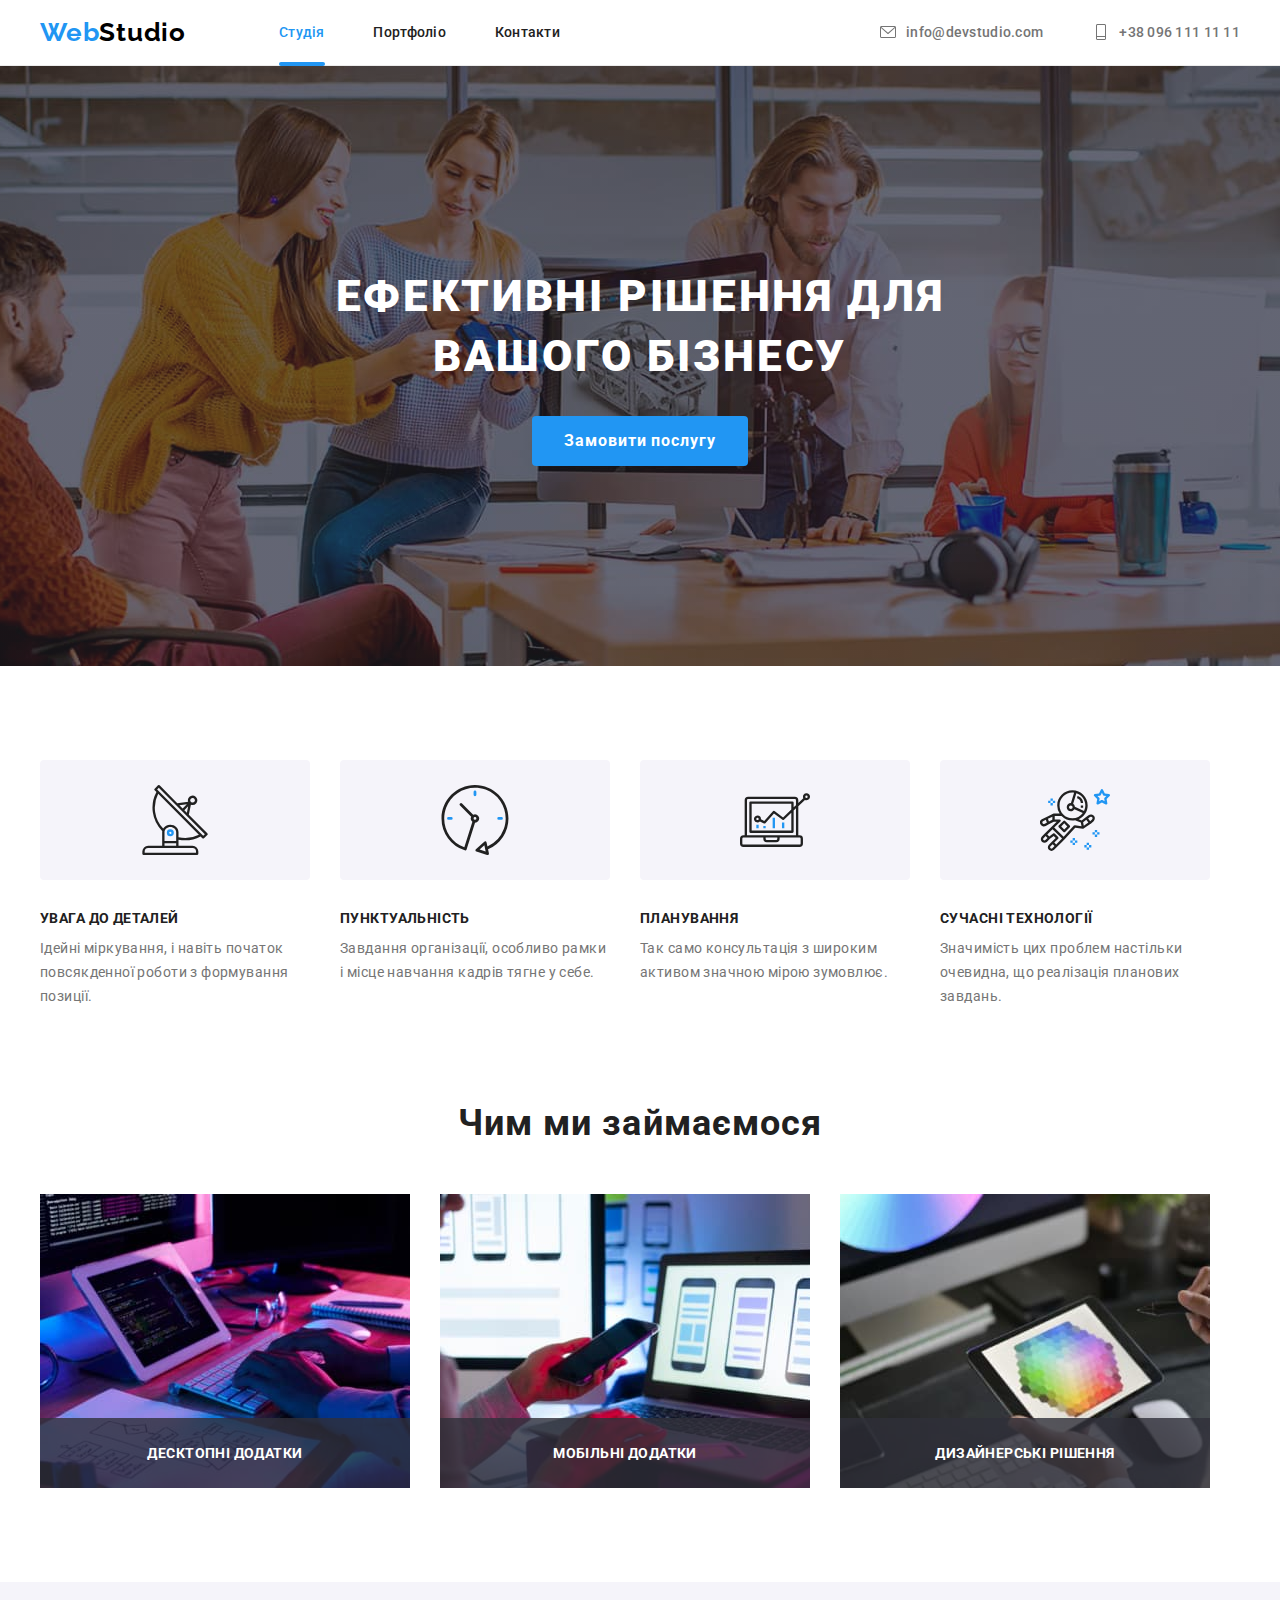
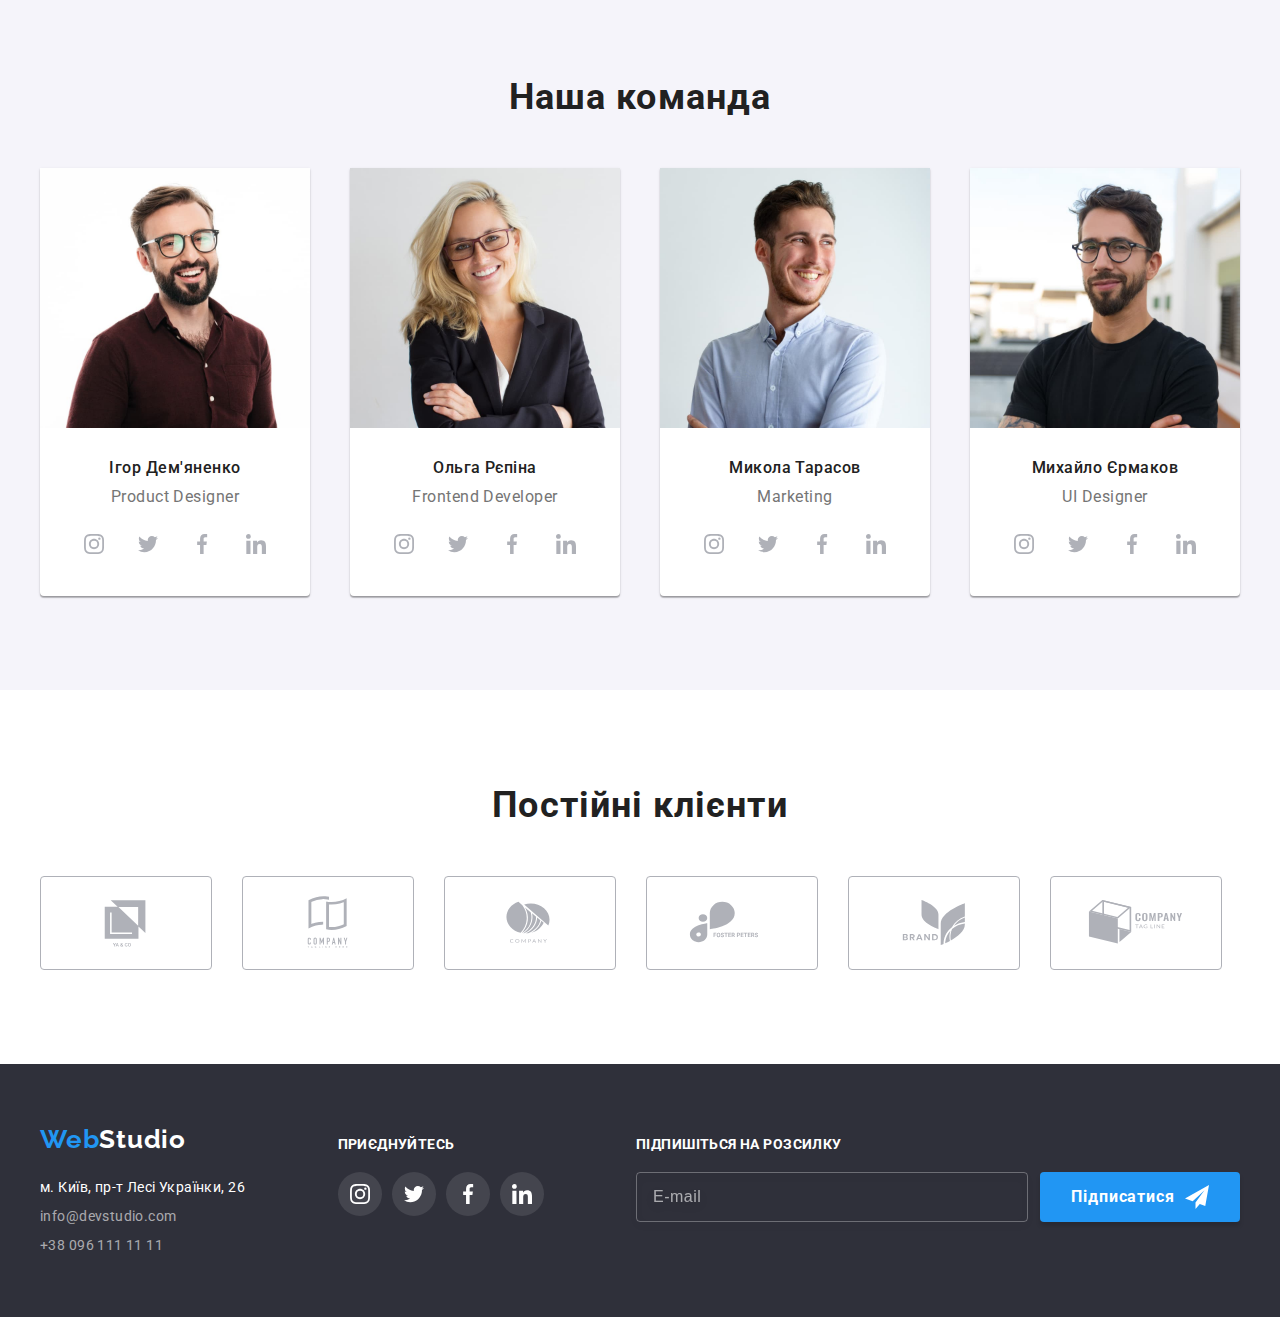
<file: index.html>
<!DOCTYPE html>
<html lang="en">
  <head>
    <meta charset="UTF-8" />
    <meta http-equiv="X-UA-Compatible" content="IE=edge" />
    <meta name="viewport" content="width=device-width, initial-scale=1.0" />
    <title>Студія</title>
    <link
      href="https://fonts.googleapis.com/css2?family=Raleway:wght@700&family=Roboto:wght@400;500;700;900&display=swap"
      rel="stylesheet"
    />
    <link
      rel="stylesheet"
      href="https://cdnjs.cloudflare.com/ajax/libs/modern-normalize/1.1.0/modern-normalize.min.css"
      integrity="sha512-wpPYUAdjBVSE4KJnH1VR1HeZfpl1ub8YT/NKx4PuQ5NmX2tKuGu6U/JRp5y+Y8XG2tV+wKQpNHVUX03MfMFn9Q=="
      crossorigin="anonymous"
      referrerpolicy="no-referrer"
    />
    <link rel="stylesheet" href="./css/styles.css" />
  </head>

  <body>
    <header>
      <div class="header container">
        <nav class="nav-menu">
          <a lang="en" href="./index.html" class="logo link"
            >Web<span class="logo-part">Studio</span></a
          >
          <ul class="nav-list list">
            <li class="nav-list-item">
              <a href="./index.html" class="nav-link current">Студія</a>
            </li>
            <li class="nav-list-item">
              <a href="./portfolio.html" class="nav-link">Портфоліо</a>
            </li>
            <li class="nav-list-item">
              <a href="#contacts" class="nav-link">Контакти</a>
            </li>
          </ul>
        </nav>
        <ul class="header-contacts-list list">
          <li class="header-contacts-item">
            <a href="mailto:info@devstudio.com" class="header-contacts link">
              <svg class="header-icon" width="16" height="16">
                <use href="./images/icons.svg#icon-envelope"></use>
              </svg>
              <span lang="en">info@devstudio.com</span></a
            >
          </li>
          <li class="header-contacts-item">
            <a href="tel:+380961111111" class="header-contacts link">
              <svg class="header-icon" width="16" height="16">
                <use href="./images/icons.svg#icon-phone"></use>
              </svg>
              +38 096 111 11 11</a
            >
          </li>
        </ul>
      </div>
    </header>

    <main>
      <section class="hero-section section">
        <div class="hero container">
          <h1 class="hero-title">Ефективні рішення для вашого бізнесу</h1>
          <button type="button" class="hero-button" data-modal-open>
            Замовити послугу
          </button>
        </div>
      </section>
      <section class="features-section section">
        <h2 class="features-title" lang="en">Features</h2>
        <div class="features container">
          <ul class="features-list list">
            <li class="features-item">
              <div class="features-item-icon">
                <svg width="70" height="70">
                  <use href="./images/icons.svg#icon-antenna"></use>
                </svg>
              </div>
              <h3 class="features-header">Увага до деталей</h3>
              <p class="features-paragraph">
                Ідейні міркування, і навіть початок повсякденної роботи з
                формування позиції.
              </p>
            </li>
            <li class="features-item">
              <div class="features-item-icon">
                <svg width="70" height="70">
                  <use href="./images/icons.svg#icon-clock"></use>
                </svg>
              </div>
              <h3 class="features-header">Пунктуальність</h3>
              <p class="features-paragraph">
                Завдання організації, особливо рамки і місце навчання кадрів
                тягне у себе.
              </p>
            </li>
            <li class="features-item">
              <div class="features-item-icon">
                <svg width="70" height="70">
                  <use href="./images/icons.svg#icon-diagram"></use>
                </svg>
              </div>
              <h3 class="features-header">Планування</h3>
              <p class="features-paragraph">
                Так само консультація з широким активом значною мірою зумовлює.
              </p>
            </li>
            <li class="features-item">
              <div class="features-item-icon">
                <svg width="70" height="70">
                  <use href="./images/icons.svg#icon-astronaut"></use>
                </svg>
              </div>
              <h3 class="features-header">Сучасні технології</h3>
              <p class="features-paragraph">
                Значимість цих проблем настільки очевидна, що реалізація
                планових завдань.
              </p>
            </li>
          </ul>
        </div>
      </section>
      <section class="what-we-do-section section">
        <div class="what-we-do container">
          <h2 class="what-we-do-section-title">Чим ми займаємося</h2>
          <ul class="what-we-do-list list">
            <li class="what-we-do-item">
              <img
                src="./images/development.jpg"
                alt="Розробка"
                width="370"
                height="294"
              />
              <p class="what-we-do-title">Десктопні додатки</p>
            </li>
            <li class="what-we-do-item">
              <img
                src="./images/mobile-apps.jpg"
                alt="Мобільні додатки"
                width="370"
                height="294"
              />
              <p class="what-we-do-title">Мобільні додатки</p>
            </li>
            <li class="what-we-do-item">
              <img
                src="./images/design.jpg"
                alt="Дизайн"
                width="370"
                height="294"
              />
              <p class="what-we-do-title">Дизайнерські рішення</p>
            </li>
          </ul>
        </div>
      </section>
      <section class="team-section section">
        <div class="team container">
          <h2 class="team-section-title">Наша команда</h2>
          <ul class="team-list list">
            <li class="team-list-card">
              <img
                src="./images/portrait-igor-demjanenko.jpg"
                alt="Ігор Дем'яненко"
                width="270"
                height="260"
              />
              <div class="team-card-caption">
                <h3 class="team-section-header">Ігор Дем'яненко</h3>
                <p class="team-position" lang="en">Product Designer</p>
                <ul class="team-social-networks list">
                  <li class="team-networks-item">
                    <a
                      href=""
                      class="team-networks-links link"
                      aria-label="Instagram"
                    >
                      <svg class="team-networks-icon" width="20" height="20">
                        <use href="./images/icons.svg#icon-instagram"></use>
                      </svg>
                    </a>
                  </li>
                  <li class="team-networks-item">
                    <a
                      href=""
                      class="team-networks-links link"
                      aria-label="Twitter"
                    >
                      <svg class="team-networks-icon" width="20" height="20">
                        <use href="./images/icons.svg#icon-twitter"></use>
                      </svg>
                    </a>
                  </li>
                  <li class="team-networks-item">
                    <a
                      href=""
                      class="team-networks-links link"
                      aria-label="Facebook"
                    >
                      <svg class="team-networks-icon" width="20" height="20">
                        <use href="./images/icons.svg#icon-facebook"></use>
                      </svg>
                    </a>
                  </li>
                  <li class="team-networks-item">
                    <a
                      href=""
                      class="team-networks-links link"
                      aria-label="Linkedin"
                    >
                      <svg class="team-networks-icon" width="20" height="20">
                        <use href="./images/icons.svg#icon-linkedin"></use>
                      </svg>
                    </a>
                  </li>
                </ul>
              </div>
            </li>
            <li class="team-list-card">
              <img
                src="./images/portrait-olga-repina.jpg"
                alt="Ольга Рєпіна"
                width="270"
                height="260"
              />
              <div class="team-card-caption">
                <h3 class="team-section-header">Ольга Рєпіна</h3>
                <p class="team-position" lang="en">Frontend Developer</p>
                <ul class="team-social-networks list">
                  <li class="team-networks-item">
                    <a
                      href=""
                      class="team-networks-links link"
                      aria-label="Instagram"
                    >
                      <svg class="team-networks-icon" width="20" height="20">
                        <use href="./images/icons.svg#icon-instagram"></use>
                      </svg>
                    </a>
                  </li>
                  <li class="team-networks-item">
                    <a
                      href=""
                      class="team-networks-links link"
                      aria-label="Twitter"
                    >
                      <svg class="team-networks-icon" width="20" height="20">
                        <use href="./images/icons.svg#icon-twitter"></use>
                      </svg>
                    </a>
                  </li>
                  <li class="team-networks-item">
                    <a
                      href=""
                      class="team-networks-links link"
                      aria-label="Facebook"
                    >
                      <svg class="team-networks-icon" width="20" height="20">
                        <use href="./images/icons.svg#icon-facebook"></use>
                      </svg>
                    </a>
                  </li>
                  <li class="team-networks-item">
                    <a
                      href=""
                      class="team-networks-links link"
                      aria-label="Linkedin"
                    >
                      <svg class="team-networks-icon" width="20" height="20">
                        <use href="./images/icons.svg#icon-linkedin"></use>
                      </svg>
                    </a>
                  </li>
                </ul>
              </div>
            </li>
            <li class="team-list-card">
              <img
                src="./images/portrait-mykola-tarasov.jpg"
                alt="Микола Тарасов"
                width="270"
                height="260"
              />
              <div class="team-card-caption">
                <h3 class="team-section-header">Микола Тарасов</h3>
                <p class="team-position" lang="en">Marketing</p>
                <ul class="team-social-networks list">
                  <li class="team-networks-item">
                    <a
                      href=""
                      class="team-networks-links link"
                      aria-label="Instagram"
                    >
                      <svg class="team-networks-icon" width="20" height="20">
                        <use href="./images/icons.svg#icon-instagram"></use>
                      </svg>
                    </a>
                  </li>
                  <li class="team-networks-item">
                    <a
                      href=""
                      class="team-networks-links link"
                      aria-label="Twitter"
                    >
                      <svg class="team-networks-icon" width="20" height="20">
                        <use href="./images/icons.svg#icon-twitter"></use>
                      </svg>
                    </a>
                  </li>
                  <li class="team-networks-item">
                    <a
                      href=""
                      class="team-networks-links link"
                      aria-label="Facebook"
                    >
                      <svg class="team-networks-icon" width="20" height="20">
                        <use href="./images/icons.svg#icon-facebook"></use>
                      </svg>
                    </a>
                  </li>
                  <li class="team-networks-item">
                    <a
                      href=""
                      class="team-networks-links link"
                      aria-label="Linkedin"
                    >
                      <svg class="team-networks-icon" width="20" height="20">
                        <use href="./images/icons.svg#icon-linkedin"></use>
                      </svg>
                    </a>
                  </li>
                </ul>
              </div>
            </li>
            <li class="team-list-card">
              <img
                src="./images/portrait-mykhailo-yermakov.jpg"
                alt="Михайло Єрмаков"
                width="270"
                height="260"
              />
              <div class="team-card-caption">
                <h3 class="team-section-header">Михайло Єрмаков</h3>
                <p class="team-position" lang="en">UI Designer</p>
                <ul class="team-social-networks list">
                  <li class="team-networks-item">
                    <a
                      href=""
                      class="team-networks-links link"
                      aria-label="Instagram"
                    >
                      <svg class="team-networks-icon" width="20" height="20">
                        <use href="./images/icons.svg#icon-instagram"></use>
                      </svg>
                    </a>
                  </li>
                  <li class="team-networks-item">
                    <a
                      href=""
                      class="team-networks-links link"
                      aria-label="Twitter"
                    >
                      <svg class="team-networks-icon" width="20" height="20">
                        <use href="./images/icons.svg#icon-twitter"></use>
                      </svg>
                    </a>
                  </li>
                  <li class="team-networks-item">
                    <a
                      href=""
                      class="team-networks-links link"
                      aria-label="Facebook"
                    >
                      <svg class="team-networks-icon" width="20" height="20">
                        <use href="./images/icons.svg#icon-facebook"></use>
                      </svg>
                    </a>
                  </li>
                  <li class="team-networks-item">
                    <a
                      href=""
                      class="team-networks-links link"
                      aria-label="Linkedin"
                    >
                      <svg class="team-networks-icon" width="20" height="20">
                        <use href="./images/icons.svg#icon-linkedin"></use>
                      </svg>
                    </a>
                  </li>
                </ul>
              </div>
            </li>
          </ul>
        </div>
      </section>
      <section class="our-clients-section section">
        <div class="our-clients container">
          <h2 class="our-clients-title">Постійні клієнти</h2>
          <ul class="our-clients-list list">
            <li class="our-clients-item">
              <a href="" class="our-clients-link link">
                <svg class="our-clients-icon">
                  <use href="./images/icons.svg#first-client-logo"></use>
                </svg>
              </a>
            </li>
            <li class="our-clients-item">
              <a href="" class="our-clients-link link">
                <svg class="our-clients-icon">
                  <use href="./images/icons.svg#second-client-logo"></use>
                </svg>
              </a>
            </li>
            <li class="our-clients-item">
              <a href="" class="our-clients-link link">
                <svg class="our-clients-icon">
                  <use href="./images/icons.svg#third-client-logo"></use>
                </svg>
              </a>
            </li>
            <li class="our-clients-item">
              <a href="" class="our-clients-link link">
                <svg class="our-clients-icon">
                  <use href="./images/icons.svg#fourth-client-logo"></use>
                </svg>
              </a>
            </li>
            <li class="our-clients-item">
              <a href="" class="our-clients-link link">
                <svg class="our-clients-icon">
                  <use href="./images/icons.svg#fifth-client-logo"></use>
                </svg>
              </a>
            </li>
            <li class="our-clients-item">
              <a href="" class="our-clients-link link">
                <svg class="our-clients-icon">
                  <use href="./images/icons.svg#sixth-client-logo"></use>
                </svg>
              </a>
            </li>
          </ul>
        </div>
      </section>
    </main>

    <footer class="footer-section">
      <div class="footer container">
        <div class="footer-adress-contacts">
          <a lang="en" href="./index.html" class="logo link"
            >Web<span class="logo-part">Studio</span></a
          >
          <address id="contacts" class="adress-list">
            <ul class="footer-list list">
              <li class="footer-list-item">
                <a
                  href="https://www.google.com/maps/place/%D0%B1%D1%83%D0%BB%D1%8C%D0%B2%D0%B0%D1%80+%D0%9B%D0%B5%D1%81%D1%96+%D0%A3%D0%BA%D1%80%D0%B0%D1%97%D0%BD%D0%BA%D0%B8,+26,+%D0%9A%D0%B8%D1%97%D0%B2,+02000/@50.4265807,30.5361971,17z/data=!3m1!4b1!4m5!3m4!1s0x40d4cf0e033ecbe9:0x57a4dffefec77da0!8m2!3d50.4265807!4d30.5383858"
                  target="_blank"
                  rel="noreferrer noopener"
                  class="footer-adress link"
                  >м. Київ, пр-т Лесі Українки, 26</a
                >
              </li>
              <li class="footer-list-item">
                <a href="mailto:info@devstudio.com" class="footer-contacts link"
                  >info@devstudio.com</a
                >
              </li>
              <li class="footer-list-item">
                <a href="tel:+380961111111" class="footer-contacts link"
                  >+38 096 111 11 11</a
                >
              </li>
            </ul>
          </address>
        </div>
        <div class="footer-social-links">
          <p class="footer-links-title">приєднуйтесь</p>
          <ul class="footer-social-networks list">
            <li class="footer-networks-item">
              <a
                href=""
                class="footer-networks-links link"
                aria-label="Instagram"
              >
                <svg class="footer-networks-icon" width="20" height="20">
                  <use href="./images/icons.svg#icon-instagram"></use>
                </svg>
              </a>
            </li>
            <li class="footer-networks-item">
              <a
                href=""
                class="footer-networks-links link"
                aria-label="Twitter"
              >
                <svg class="footer-networks-icon" width="20" height="20">
                  <use href="./images/icons.svg#icon-twitter"></use>
                </svg>
              </a>
            </li>
            <li class="footer-networks-item">
              <a
                href=""
                class="footer-networks-links link"
                aria-label="Facebook"
              >
                <svg class="footer-networks-icon" width="20" height="20">
                  <use href="./images/icons.svg#icon-facebook"></use>
                </svg>
              </a>
            </li>
            <li class="footer-networks-item">
              <a
                href=""
                class="footer-networks-links link"
                aria-label="Linkedin"
              >
                <svg class="footer-networks-icon" width="20" height="20">
                  <use href="./images/icons.svg#icon-linkedin"></use>
                </svg>
              </a>
            </li>
          </ul>
        </div>
        <div class="footer-sign-up">
          <p class="footer-sign-up-title">Підпишіться на розсилку</p>
          <form
            class="sign-up-form"
            name="sign-up"
            autocomplete="on"
            novalidate
          >
            <input
              type="email"
              name="sign-up-mail"
              id="sign-up-mail"
              placeholder="E-mail"
            />
            <button class="sign-up-button" type="submit">
              Підписатися
              <svg class="icon-form-send" width="24" height="24">
                <use href="./images/icons.svg#icon-form-send"></use>
              </svg>
            </button>
          </form>
        </div>
      </div>
    </footer>

    <div class="hero-backdrop is-hidden" data-modal>
      <div class="hero-button-form">
        <button type="button" class="modal-button-close" data-modal-close>
          <svg class="modal-button-close-icon" width="11" height="11">
            <use href="./images/icons.svg#icon-modal-button-close"></use>
          </svg>
        </button>
        <form
          class="contacts-form"
          name="contacts"
          autocomplete="off"
          novalidate
        >
          <p class="modal-title">Залиште свої дані, ми вам передзвонимо</p>

          <div class="form-field">
            <label for="user_name">Ім'я</label>
            <input
              type="text"
              name="username"
              id="user_name"
              autofocus
              required
            />
            <svg class="form-icon">
              <use href="./images/icons.svg#icon-form-name"></use>
            </svg>
          </div>

          <div class="form-field">
            <label for="user_phone">Телефон</label>
            <input type="tel" name="userphone" id="user_phone" required />
            <svg class="form-icon">
              <use href="./images/icons.svg#icon-form-phone"></use>
            </svg>
          </div>

          <div class="form-field">
            <label for="user_email">Пошта</label>
            <input type="email" name="useremail" id="user_email" required />
            <svg class="form-icon">
              <use href="./images/icons.svg#icon-form-mail"></use>
            </svg>
          </div>

          <div class="form-field">
            <label for="user_comments">Коментар</label>
            <textarea
              name="usercomments"
              id="user_comments"
              class=""
              placeholder="Введіть текст"
            ></textarea>
          </div>

          <div class="form-field-policy">
            <label for="policy">
              <input
                type="checkbox"
                name="policy"
                id="policy"
                class="policy-checkbox"
              />
              <svg class="policy-checkbox-icon">
                <use href="./images/icons.svg#icon-checkbox"></use>
              </svg>
              <svg class="policy-check-icon">
                <use href="./images/icons.svg#icon-check"></use>
              </svg>
              Погоджуюся з розсилкою та приймаю
              <a href="" class="policy-link"> Умови договору</a></label
            >
          </div>

          <button type="submit" class="modal-button-send">Відправити</button>
        </form>
      </div>
    </div>

    <script src="./js/modal.js"></script>
  </body>
</html>
</file>
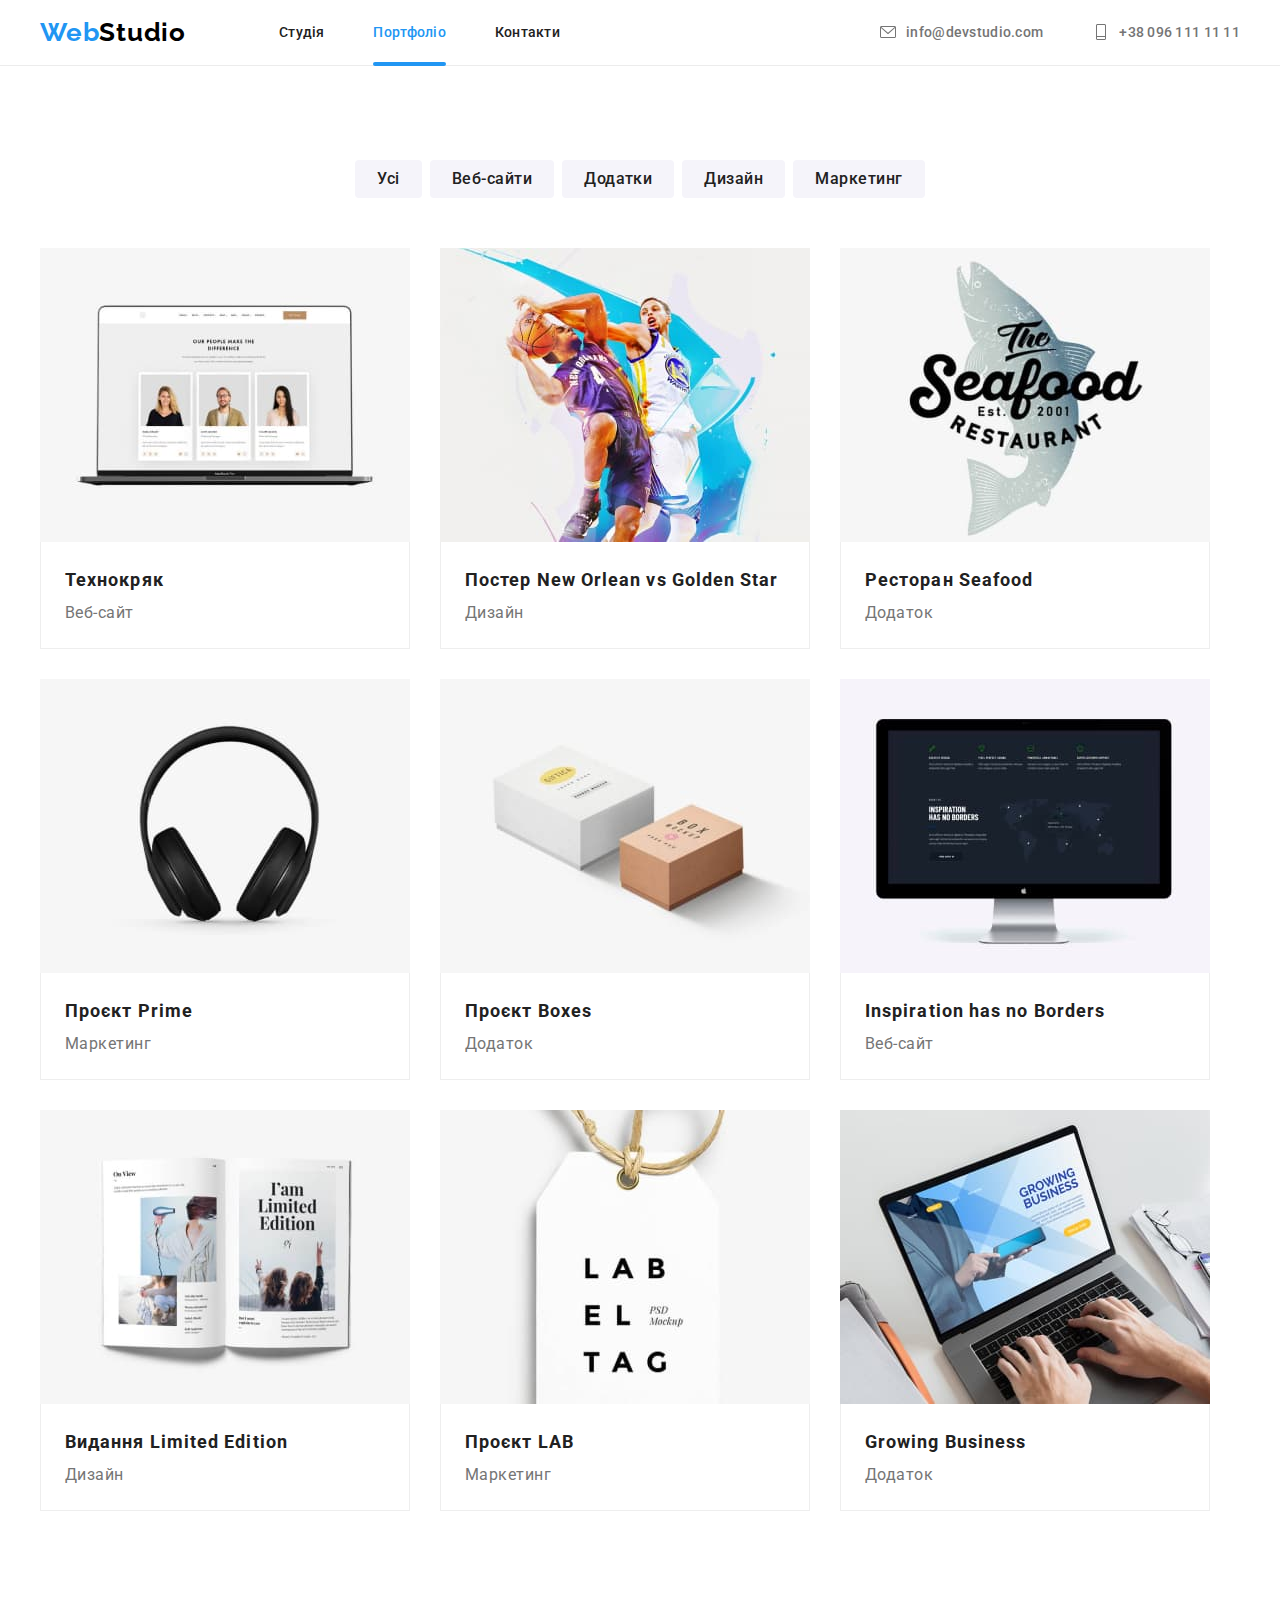
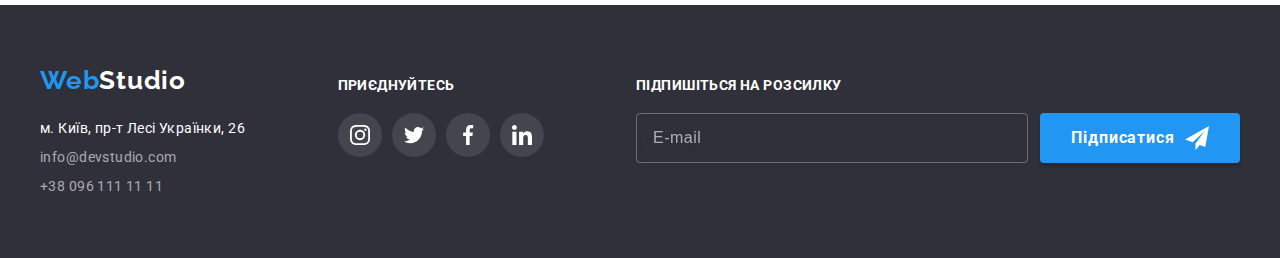
<file: portfolio.html>
<!DOCTYPE html>
<html lang="uk">
  <head>
    <meta charset="UTF-8" />
    <meta http-equiv="X-UA-Compatible" content="IE=edge" />
    <meta name="viewport" content="width=device-width, initial-scale=1.0" />
    <title>Портфоліо</title>
    <link
      href="https://fonts.googleapis.com/css2?family=Raleway:wght@700&family=Roboto:wght@400;500;700;900&display=swap"
      rel="stylesheet"
    />
    <link
      rel="stylesheet"
      href="https://cdnjs.cloudflare.com/ajax/libs/modern-normalize/1.1.0/modern-normalize.min.css"
      integrity="sha512-wpPYUAdjBVSE4KJnH1VR1HeZfpl1ub8YT/NKx4PuQ5NmX2tKuGu6U/JRp5y+Y8XG2tV+wKQpNHVUX03MfMFn9Q=="
      crossorigin="anonymous"
      referrerpolicy="no-referrer"
    />
    <link rel="stylesheet" href="./css/styles.css" />
  </head>

  <body>
    <header>
      <div class="header container">
        <nav class="nav-menu">
          <a lang="en" href="./index.html" class="logo link"
            >Web<span class="logo-part">Studio</span></a
          >
          <ul class="nav-list list">
            <li class="nav-list-item">
              <a href="./index.html" class="nav-link">Студія</a>
            </li>
            <li class="nav-list-item">
              <a href="./portfolio.html" class="nav-link current">Портфоліо</a>
            </li>
            <li class="nav-list-item">
              <a href="#contacts" class="nav-link">Контакти</a>
            </li>
          </ul>
        </nav>
        <ul class="header-contacts-list list">
          <li class="header-contacts-item">
            <a href="mailto:info@devstudio.com" class="header-contacts link">
              <svg class="header-icon" width="16" height="16">
                <use href="./images/icons.svg#icon-envelope"></use>
              </svg>
              <span lang="en">info@devstudio.com</span></a
            >
          </li>
          <li class="header-contacts-item">
            <a href="tel:+380961111111" class="header-contacts link">
              <svg class="header-icon" width="16" height="16">
                <use href="./images/icons.svg#icon-phone"></use>
              </svg>
              +38 096 111 11 11</a
            >
          </li>
        </ul>
      </div>
    </header>

    <main>
      <section class="portfolio-section section">
        <div class="container">
          <h1 class="portfolio-title" lang="en">Porfolio</h1>
          <ul class="filter-list list">
            <li class="filter-list-item">
              <button type="button" class="filter-button">Усі</button>
            </li>
            <li class="filter-list-item">
              <button type="button" class="filter-button">Веб-сайти</button>
            </li>
            <li class="filter-list-item">
              <button type="button" class="filter-button">Додатки</button>
            </li>
            <li class="filter-list-item">
              <button type="button" class="filter-button">Дизайн</button>
            </li>
            <li class="filter-list-item">
              <button type="button" class="filter-button">Маркетинг</button>
            </li>
          </ul>
          <ul class="portfolio-list list">
            <li class="portfolio-list-item">
              <a href="" class="portfolio-item link">
                <div class="portfolio-item-overlay">
                  <img
                    src="./images/techcrack.jpg"
                    alt="Технокряк"
                    width="370"
                    height="294"
                  />
                  <p class="portfolio-item-text">
                    Ресурс пропонує комплексні пропозиції з різним рівнем
                    функціоналу та сервісів. Все це дозволить відвідувачу
                    отримати вичерпні відомості про компанію чи приватну особу.
                  </p>
                </div>

                <div class="portfolio-list-caption">
                  <h3 class="portfolio-header">Технокряк</h3>
                  <p class="portfolio-paragraphe">Веб-сайт</p>
                </div>
              </a>
            </li>
            <li class="portfolio-list-item">
              <a href="" class="portfolio-item link">
                <div class="portfolio-item-overlay">
                  <img
                    src="./images/poster-no-vs-gs.jpg"
                    alt="Постер New Orlean vs Golden Star"
                    width="370"
                    height="294"
                  />
                  <p class="portfolio-item-text">
                    Ресурс пропонує комплексні пропозиції з різним рівнем
                    функціоналу та сервісів. Все це дозволить відвідувачу
                    отримати вичерпні відомості про компанію чи приватну особу.
                  </p>
                </div>
                <div class="portfolio-list-caption">
                  <h3 class="portfolio-header">
                    Постер New Orlean vs Golden Star
                  </h3>
                  <p class="portfolio-paragraphe">Дизайн</p>
                </div>
              </a>
            </li>
            <li class="portfolio-list-item">
              <a href="" class="portfolio-item link">
                <div class="portfolio-item-overlay">
                  <img
                    src="./images/restaurant-seafood.jpg"
                    alt="Ресторан Seafood"
                    width="370"
                    height="294"
                  />
                  <p class="portfolio-item-text">
                    Ресурс пропонує комплексні пропозиції з різним рівнем
                    функціоналу та сервісів. Все це дозволить відвідувачу
                    отримати вичерпні відомості про компанію чи приватну особу.
                  </p>
                </div>
                <div class="portfolio-list-caption">
                  <h3 class="portfolio-header">Ресторан Seafood</h3>
                  <p class="portfolio-paragraphe">Додаток</p>
                </div>
              </a>
            </li>
            <li class="portfolio-list-item">
              <a href="" class="portfolio-item link">
                <div class="portfolio-item-overlay">
                  <img
                    src="./images/project-prime.jpg"
                    alt="Проєкт Prime"
                    width="370"
                    height="294"
                  />
                  <p class="portfolio-item-text">
                    Ресурс пропонує комплексні пропозиції з різним рівнем
                    функціоналу та сервісів. Все це дозволить відвідувачу
                    отримати вичерпні відомості про компанію чи приватну особу.
                  </p>
                </div>
                <div class="portfolio-list-caption">
                  <h3 class="portfolio-header">Проєкт Prime</h3>
                  <p class="portfolio-paragraphe">Маркетинг</p>
                </div>
              </a>
            </li>
            <li class="portfolio-list-item">
              <a href="" class="portfolio-item link">
                <div class="portfolio-item-overlay">
                  <img
                    src="./images/project-boxes.jpg"
                    alt="Проєкт Boxes"
                    width="370"
                    height="294"
                  />
                  <p class="portfolio-item-text">
                    Ресурс пропонує комплексні пропозиції з різним рівнем
                    функціоналу та сервісів. Все це дозволить відвідувачу
                    отримати вичерпні відомості про компанію чи приватну особу.
                  </p>
                </div>
                <div class="portfolio-list-caption">
                  <h3 class="portfolio-header">Проєкт Boxes</h3>
                  <p class="portfolio-paragraphe">Додаток</p>
                </div>
              </a>
            </li>
            <li class="portfolio-list-item">
              <a href="" class="portfolio-item link">
                <div class="portfolio-item-overlay">
                  <img
                    src="./images/inspiration-has-no-borders.jpg"
                    alt="Inspiration has no Borders"
                    width="370"
                    height="294"
                  />
                  <p class="portfolio-item-text">
                    Ресурс пропонує комплексні пропозиції з різним рівнем
                    функціоналу та сервісів. Все це дозволить відвідувачу
                    отримати вичерпні відомості про компанію чи приватну особу.
                  </p>
                </div>
                <div class="portfolio-list-caption">
                  <h3 class="portfolio-header">Inspiration has no Borders</h3>
                  <p class="portfolio-paragraphe">Веб-сайт</p>
                </div>
              </a>
            </li>
            <li class="portfolio-list-item">
              <a href="" class="portfolio-item link">
                <div class="portfolio-item-overlay">
                  <img
                    src="./images/limited-edition.jpg"
                    alt="Видання Limited Edition"
                    width="370"
                    height="294"
                  />
                  <p class="portfolio-item-text">
                    Ресурс пропонує комплексні пропозиції з різним рівнем
                    функціоналу та сервісів. Все це дозволить відвідувачу
                    отримати вичерпні відомості про компанію чи приватну особу.
                  </p>
                </div>
                <div class="portfolio-list-caption">
                  <h3 class="portfolio-header">Видання Limited Edition</h3>
                  <p class="portfolio-paragraphe">Дизайн</p>
                </div>
              </a>
            </li>
            <li class="portfolio-list-item">
              <a href="" class="portfolio-item link">
                <div class="portfolio-item-overlay">
                  <img
                    src="./images/project-lab.jpg"
                    alt="Проєкт LAB"
                    width="370"
                    height="294"
                  />
                  <p class="portfolio-item-text">
                    Ресурс пропонує комплексні пропозиції з різним рівнем
                    функціоналу та сервісів. Все це дозволить відвідувачу
                    отримати вичерпні відомості про компанію чи приватну особу.
                  </p>
                </div>
                <div class="portfolio-list-caption">
                  <h3 class="portfolio-header">Проєкт LAB</h3>
                  <p class="portfolio-paragraphe">Маркетинг</p>
                </div>
              </a>
            </li>
            <li class="portfolio-list-item">
              <a href="" class="portfolio-item link">
                <div class="portfolio-item-overlay">
                  <img
                    src="./images/growing-business.jpg"
                    alt="Growing Business"
                    width="370"
                    height="294"
                  />
                  <p class="portfolio-item-text">
                    Ресурс пропонує комплексні пропозиції з різним рівнем
                    функціоналу та сервісів. Все це дозволить відвідувачу
                    отримати вичерпні відомості про компанію чи приватну особу.
                  </p>
                </div>
                <div class="portfolio-list-caption">
                  <h3 class="portfolio-header">Growing Business</h3>
                  <p class="portfolio-paragraphe">Додаток</p>
                </div>
              </a>
            </li>
          </ul>
        </div>
      </section>
    </main>

    <footer class="footer-section">
      <div class="footer container">
        <div class="footer-adress-contacts">
          <a lang="en" href="./index.html" class="logo link"
            >Web<span class="logo-part">Studio</span></a
          >
          <address id="contacts" class="adress-list">
            <ul class="footer-list list">
              <li class="footer-list-item">
                <a
                  href="https://www.google.com/maps/place/%D0%B1%D1%83%D0%BB%D1%8C%D0%B2%D0%B0%D1%80+%D0%9B%D0%B5%D1%81%D1%96+%D0%A3%D0%BA%D1%80%D0%B0%D1%97%D0%BD%D0%BA%D0%B8,+26,+%D0%9A%D0%B8%D1%97%D0%B2,+02000/@50.4265807,30.5361971,17z/data=!3m1!4b1!4m5!3m4!1s0x40d4cf0e033ecbe9:0x57a4dffefec77da0!8m2!3d50.4265807!4d30.5383858"
                  target="_blank"
                  rel="noreferrer noopener"
                  class="footer-adress link"
                  >м. Київ, пр-т Лесі Українки, 26</a
                >
              </li>
              <li class="footer-list-item">
                <a href="mailto:info@devstudio.com" class="footer-contacts link"
                  >info@devstudio.com</a
                >
              </li>
              <li class="footer-list-item">
                <a href="tel:+380961111111" class="footer-contacts link"
                  >+38 096 111 11 11</a
                >
              </li>
            </ul>
          </address>
        </div>
        <div class="footer-social-links">
          <p class="footer-links-title">приєднуйтесь</p>
          <ul class="footer-social-networks list">
            <li class="footer-networks-item">
              <a
                href=""
                class="footer-networks-links link"
                aria-label="Instagram"
              >
                <svg class="footer-networks-icon" width="20" height="20">
                  <use href="./images/icons.svg#icon-instagram"></use>
                </svg>
              </a>
            </li>
            <li class="footer-networks-item">
              <a
                href=""
                class="footer-networks-links link"
                aria-label="Twitter"
              >
                <svg class="footer-networks-icon" width="20" height="20">
                  <use href="./images/icons.svg#icon-twitter"></use>
                </svg>
              </a>
            </li>
            <li class="footer-networks-item">
              <a
                href=""
                class="footer-networks-links link"
                aria-label="Facebook"
              >
                <svg class="footer-networks-icon" width="20" height="20">
                  <use href="./images/icons.svg#icon-facebook"></use>
                </svg>
              </a>
            </li>
            <li class="footer-networks-item">
              <a
                href=""
                class="footer-networks-links link"
                aria-label="Linkedin"
              >
                <svg class="footer-networks-icon" width="20" height="20">
                  <use href="./images/icons.svg#icon-linkedin"></use>
                </svg>
              </a>
            </li>
          </ul>
        </div>
        <div class="footer-sign-up">
          <p class="footer-sign-up-title">Підпишіться на розсилку</p>
          <form
            class="sign-up-form"
            name="sign-up"
            autocomplete="on"
            novalidate
          >
            <input
              type="email"
              name="sign-up-mail"
              id="sign-up-mail"
              placeholder="E-mail"
            />
            <button class="sign-up-button" type="submit">
              Підписатися
              <svg class="icon-form-send" width="24" height="24">
                <use href="./images/icons.svg#icon-form-send"></use>
              </svg>
            </button>
          </form>
        </div>
      </div>
    </footer>
  </body>
</html>
</file>
<file: css/styles.css>
:root {
  --brand-color: #2196f3;
  --brand-color-secondary: #000000;
  --text-color-main: #212121;
  --text-color-secondary: #757575;
  --background-color: #2f303a;
  --our-team-background-color: #f5f4fa;
  --team-card-background-color: #ffffff;
  --portfolio-card-set-gap: 30px;
  --icon-color: #afb1b8;
}

body {
  margin: 0;
  font-family: "Roboto", sans-serif;
  color: var(--text-color-main);
  /* width: 1600px; */
}

button {
  font-family: inherit;
  cursor: pointer;
}

.list,
ul {
  list-style: none;
  margin: 0;
  padding: 0;
}

h1,
h2,
h3,
h4,
h5,
h6,
p {
  margin-top: 0;
  margin-bottom: 0;
}

img {
  display: block;
}

.link {
  text-decoration: none;
}

.container {
  width: 1200px;
  margin-left: auto;
  margin-right: auto;
  padding-left: 15px;
  padding-right: 15px;
}

.section {
  padding-top: 94px;
  padding-bottom: 94px;
}

/*------------------- Header -------------------*/

header {
  border-bottom: 1px solid #ececec;
}

.header.container {
  display: flex;
  align-items: center;
}

.nav-menu {
  display: flex;
  align-items: center;
}

.nav-menu .logo {
  margin-right: 93px;
}

.nav-list {
  display: flex;
  width: 281px;
  align-items: center;
  justify-content: space-between;
}

.nav-list-item {
  position: relative;
}

.nav-link {
  display: block;
  padding-top: 24px;
  padding-bottom: 25px;
  text-decoration: none;
}

.logo {
  font-family: "Raleway";
  font-style: normal;
  font-weight: 700;
  font-size: 26px;
  line-height: calc(31 / 26);
  letter-spacing: 0.03em;
  color: var(--brand-color);
}

.logo-part {
  color: var(--brand-color-secondary);
}

.nav-link.current {
  color: var(--brand-color);
}

.nav-link.current::after {
  display: inline-flex;
  content: "";

  position: absolute;
  bottom: -1px;
  left: 0;

  margin: 0;
  width: 100%;
  height: 4px;
  border-radius: 2px;

  background-color: var(--brand-color);
}

.nav-link {
  font-weight: 500;
  font-size: 14px;
  line-height: calc(16 / 14);
  letter-spacing: 0.02em;
  color: var(--text-color-main);

  transition-property: color;
  transition-duration: 250ms;
  transition-timing-function: cubic-bezier(0.4, 0, 0.2, 1);
}

.nav-link:hover,
.nav-link:focus {
  color: var(--brand-color);
}

.header-contacts {
  font-weight: 500;
  font-size: 14px;
  line-height: calc(16 / 14);
  letter-spacing: 0.02em;
  color: var(--text-color-secondary);
}

.header-contacts-list {
  display: flex;
  margin-left: auto;
  align-items: center;
}

.header-contacts-item {
  display: inline-flex;
  margin-right: 50px;
  align-items: center;
}

.header-contacts-item:last-child {
  margin-right: 0;
}

.header-contacts.link {
  display: inline-flex;
  padding-top: 24px;
  padding-bottom: 25px;
  align-items: center;

  transition-property: color;
  transition-duration: 250ms;
  transition-timing-function: cubic-bezier(0.4, 0, 0.2, 1);
}

.header-contacts.link:hover,
.header-contacts.link:focus {
  color: var(--brand-color);
}

.header-icon {
  margin-right: 10px;
  fill: currentColor;
}

/*------------------- Footer -------------------*/

.footer-section {
  padding: 60px 0;

  background-color: var(--background-color);
}

.footer.container {
  display: flex;
  margin-left: auto;
  margin-right: auto;
}

.footer-adress-contacts {
}

.footer-social-links {
}

.footer-section .logo-part {
  color: #ffffff;
}

.adress-list {
  margin-top: 20px;

  font-style: normal;
}

.footer-list-item {
  margin-bottom: 5px;
}

.footer-list-item:last-child {
  margin-bottom: 0;
}

.footer-adress {
  font-weight: 400;
  font-size: 14px;
  line-height: calc(24 / 14);
  letter-spacing: 0.03em;
  color: #ffffff;

  transition-property: color;
  transition-duration: 250ms;
  transition-timing-function: cubic-bezier(0.4, 0, 0.2, 1);
}

.footer-adress:hover,
.footer-adress:focus {
  color: var(--brand-color);
}

.footer-contacts {
  font-weight: 400;
  font-size: 14px;
  line-height: calc(24 / 14);
  letter-spacing: 0.03em;
  color: rgba(255, 255, 255, 0.6);

  transition-property: color;
  transition-duration: 250ms;
  transition-timing-function: cubic-bezier(0.4, 0, 0.2, 1);
}

.footer-contacts:hover,
.footer-contacts:focus {
  color: var(--brand-color);
}

.footer-links-title,
.footer-sign-up-title {
  padding-top: 12px;
  padding-bottom: 20px;

  font-weight: 700;
  font-size: 14px;
  line-height: calc(16 / 14);
  letter-spacing: 0.03em;
  text-transform: uppercase;

  color: var(--team-card-background-color);
}

.footer-social-networks.list {
  margin-left: auto;
  margin-right: auto;
  display: inline-flex;
  gap: 10px;
}

.footer-networks-item {
  width: 44px;
  height: 44px;
}

.footer-networks-links {
  display: inline-flex;
  width: 100%;
  height: 100%;
  justify-content: center;
  align-items: center;
  color: var(--team-card-background-color);
  border-radius: 50%;
  background-color: rgba(255, 255, 255, 0.1);

  transition-property: background-color;
  transition-duration: 250ms;
  transition-timing-function: cubic-bezier(0.4, 0, 0.2, 1);
}

.footer-networks-icon {
  fill: currentColor;
}

.footer-networks-links:hover,
.footer-networks-links:focus {
  background-color: var(--brand-color);
}

.sign-up-form {
  display: inline-flex;
}

.sign-up-form input {
  display: inline-flex;
  margin-right: 12px;
  padding: 15px 16px;
  width: 358px;

  border: 1px solid rgba(255, 255, 255, 0.3);
  filter: drop-shadow(0px 4px 4px rgba(0, 0, 0, 0.15));
  border-radius: 4px;
  outline: transparent;
  color: var(--team-card-background-color);
  background-color: transparent;
}

.sign-up-form input::placeholder {
  font-weight: 400;
  font-size: 16px;
  line-height: calc(20 / 16);
  letter-spacing: 0.03em;

  color: rgba(255, 255, 255, 0.6);
}

.sign-up-form input:hover,
.sign-up-form input:focus {
  border: 1px solid var(--brand-color);
}

.sign-up-button {
  display: flex;
  justify-content: center;
  align-items: center;

  padding-top: 10px;
  padding-bottom: 10px;

  width: 200px;
  height: 50px;

  font-weight: 700;
  font-size: 16px;
  line-height: 30px;
  letter-spacing: 0.06em;

  color: var(--team-card-background-color);
  background-color: var(--brand-color);
  border: 0px solid transparent;
  box-shadow: 0px 4px 4px rgba(0, 0, 0, 0.15);
  border-radius: 4px;
}

.icon-form-send {
  margin-left: 10px;
  fill: currentColor;
}

.footer.container {
  display: flex;
  justify-content: space-between;
  margin-left: auto;
  margin-right: auto;
}
/*----------------- сторінка Студія ------------------*/

.hero-section {
  padding: 200px 0;

  background-color: var(--background-color);
  background-image: linear-gradient(
      to right,
      rgba(47, 48, 58, 0.4),
      rgba(47, 48, 58, 0.4)
    ),
    url("../images/hero-background.jpg");
  background-size: 1600px;
  background-repeat: no-repeat;
  background-position: center;
}

.hero.container {
}

.hero-title {
  margin: 0 auto 30px auto;

  width: 696px;

  font-weight: 900;
  font-size: 44px;
  line-height: calc(60 / 44);
  color: #ffffff;
  text-transform: uppercase;
  text-align: center;
  letter-spacing: 0.06em;
}

.hero-button {
  display: block;
  margin: 0 auto;
  padding: 10px 32px;

  font-weight: 700;
  font-size: 16px;
  line-height: 1.875;
  text-align: center;
  letter-spacing: 0.06em;
  color: #ffffff;
  background-color: var(--brand-color);
  border-radius: 4px;
  border: 0px solid transparent;
}

.features-section.section {
}

.features.container {
}

.features-list {
  display: flex;
}

.features-item {
  margin-right: 30px;
  width: 270px;
}

.features-item:last-child {
  margin-right: 0px;
}

.features-item-icon {
  display: flex;
  align-items: center;
  justify-content: center;

  margin-bottom: 30px;

  width: 270px;
  height: 120px;
  background-color: var(--our-team-background-color);
  border-radius: 4px;
}

.features-header {
  margin-bottom: 10px;
  font-weight: 700;
  font-size: 14px;
  line-height: calc(16 / 14);
  letter-spacing: 0.03em;
  text-transform: uppercase;
  color: var(--text-color-main);
}

.features-title {
  position: absolute;
  width: 1px;
  height: 1px;
  margin: -1px;
  border: 0;
  padding: 0;
  white-space: nowrap;
  clip-path: inset(100%);
  clip: rect(0 0 0 0);
  overflow: hidden;
}

.features-paragraph {
  font-size: 14px;
  line-height: calc(24 / 14);
  letter-spacing: 0.03em;
  color: var(--text-color-secondary);
}

.what-we-do-section-title,
.team-section-title {
  font-weight: 700;
  font-size: 36px;
  line-height: calc(42 / 36);
  text-align: center;
  letter-spacing: 0.03em;
  color: var(--text-color-main);
}

.what-we-do-section {
  padding-top: 0;
}

.what-we-do-section-title {
  margin-bottom: 50px;
}

.what-we-do-list {
  display: flex;
}

.what-we-do-item {
  position: relative;
  margin-right: 30px;
}

.what-we-do-item:last-child {
  margin-right: 0px;
}

.what-we-do-title {
  position: absolute;
  bottom: 0;

  margin: 0;
  padding: 27px 0 27px;
  width: 100%;

  font-weight: 700;
  font-size: 14px;
  line-height: calc(16 / 14);
  text-align: center;
  letter-spacing: 0.03em;
  text-transform: uppercase;

  color: #ffffff;

  background-color: rgba(47, 48, 58, 0.8);
}

.team.container {
  display: flex;
  flex-direction: column;
}

.team-section-title {
  margin-bottom: 50px;
}

.team-list {
  display: flex;
  justify-content: space-between;
}

.team-list-card {
  background: var(--team-card-background-color);
  box-shadow: 0px 1px 3px rgba(0, 0, 0, 0.12), 0px 1px 1px rgba(0, 0, 0, 0.14),
    0px 2px 1px rgba(0, 0, 0, 0.2);
  border-radius: 0px 0px 4px 4px;
}

.team-card-caption {
  padding-top: 30px;
  padding-right: 70;
  padding-bottom: 30px;
  padding-left: 70;
  justify-content: center;
}

.team-section-header {
  margin-bottom: 10px;

  font-weight: 500;
  font-size: 16px;
  line-height: calc(19 / 16);
  text-align: center;
  letter-spacing: 0.03em;
  color: var(--text-color-main);
}

.team-position {
  margin-bottom: 16px;

  font-size: 16px;
  line-height: calc(19 / 16);
  text-align: center;
  letter-spacing: 0.03em;
  color: var(--text-color-secondary);
}

.team-section {
  background-color: var(--our-team-background-color);
}

.team-social-networks.list {
  margin-left: auto;
  margin-right: auto;
  padding-left: 32px;
  padding-right: 32px;
  display: inline-flex;
  gap: 10px;
  justify-content: center;
}

.team-networks-item {
  width: 44px;
  height: 44px;
}

.team-networks-links {
  display: inline-flex;
  width: 100%;
  height: 100%;
  justify-content: center;
  align-items: center;
  color: var(--icon-color);
  border-radius: 50%;

  transition-property: color, background-color;
  transition-duration: 250ms;
  transition-timing-function: cubic-bezier(0.4, 0, 0.2, 1);
}

.team-networks-icon {
  fill: currentColor;
}

.team-networks-links:hover,
.team-networks-links:focus {
  color: var(--team-card-background-color);
  background-color: var(--brand-color);
}

.our-clients-title {
  margin-bottom: 50px;
  font-weight: 700;
  font-size: 36px;
  line-height: calc(42 / 36);
  text-align: center;
  letter-spacing: 0.03em;
  color: var(--text-color-main);
}

.our-clients-list {
  display: flex;
  gap: 30px;
}

.our-clients-item {
  display: inline-flex;
  justify-content: center;
}

.our-clients-link {
  display: inline-flex;
  padding: 0;
  width: 170px;
  height: 92px;
  justify-content: center;
  border: 1px solid var(--icon-color);
  border-radius: 4px;
  color: var(--icon-color);
  align-items: center;

  transition-property: color, border;
  transition-duration: 250ms;
  transition-timing-function: cubic-bezier(0.4, 0, 0.2, 1);
}

.our-clients-icon {
  width: 106px;
  height: 60px;

  fill: currentColor;
}

.our-clients-link:hover,
.our-clients-link:focus {
  color: var(--brand-color);
  border: 1px solid var(--brand-color);
}

/*--------------- сторінка Портфоліо ---------------*/

.portfolio-title {
  position: absolute;
  width: 1px;
  height: 1px;
  margin: -1px;
  border: 0;
  padding: 0;
  white-space: nowrap;
  clip-path: inset(100%);
  clip: rect(0 0 0 0);
  overflow: hidden;
}

.filter-list {
  display: flex;
  justify-content: center;
  margin-bottom: 50px;
}

.filter-button {
  padding: 6px 22px;

  font-weight: 500;
  font-size: 16px;
  line-height: calc(26 / 16);
  text-align: center;
  letter-spacing: 0.03em;
  color: var(--text-color-main);
  background-color: var(--our-team-background-color);
  border-radius: 4px;
  border: none;

  transition-property: color, background-color, box-shadow;
  transition-duration: 250ms;
  transition-timing-function: cubic-bezier(0.4, 0, 0.2, 1);
}

.filter-list-item {
  margin-right: 8px;
}

.filter-list-item:last-child {
  margin-right: 0;
}

.filter-button:hover,
.filter-button:focus {
  color: #ffffff;
  background-color: var(--brand-color);
  box-shadow: 0px 3px 1px rgba(0, 0, 0, 0.1), 0px 1px 2px rgba(0, 0, 0, 0.08),
    0px 2px 2px rgba(0, 0, 0, 0.12);
}

.portfolio-list {
  display: flex;
  flex-wrap: wrap;

  gap: var(--portfolio-card-set-gap);
}

.portfolio-item {
  display: block;

  transition-property: box-shadow;
  transition-duration: 250ms;
  transition-timing-function: cubic-bezier(0.4, 0, 0.2, 1);
}

.portfolio-item:hover,
.portfolio-item:focus {
  box-shadow: 0px 1px 1px rgba(0, 0, 0, 0.12), 0px 4px 4px rgba(0, 0, 0, 0.06),
    1px 4px 6px rgba(0, 0, 0, 0.16);
}

.portfolio-item-overlay {
  position: relative;
  overflow: hidden;
}

.portfolio-item-text {
  position: absolute;
  top: 0;
  left: 0;

  display: inline-flex;
  align-items: center;
  width: 100%;
  height: 100%;
  margin: 0;
  padding-left: 24px;
  padding-right: 24px;

  font-size: 18px;
  line-height: calc(28 / 18);
  letter-spacing: 0.03em;

  color: #ffffff;
  background-color: rgba(33, 150, 243, 0.9);

  transform: translateY(100%);

  transition-property: transform;
  transition-duration: 250ms;
  transition-timing-function: cubic-bezier(0.4, 0, 0.2, 1);
}

.portfolio-item:hover .portfolio-item-text,
.portfolio-item:focus .portfolio-item-text {
  transform: translateY(0);
}

.portfolio-list-caption {
  padding: 20px 24px;

  background: #ffffff;
  border-right: 1px solid #eeeeee;
  border-bottom: 1px solid #eeeeee;
  border-left: 1px solid #eeeeee;
}

.portfolio-header {
  font-weight: 700;
  font-size: 18px;
  line-height: 2;
  letter-spacing: 0.06em;
  color: var(--text-color-main);
}

.portfolio-paragraphe {
  font-size: 16px;
  line-height: calc(30 / 16);
  letter-spacing: 0.03em;
  color: var(--text-color-secondary);
}

/*--------------- модальне вікно ---------------*/

.hero-backdrop {
  position: fixed;
  top: 0;
  left: 0;

  width: 100%;
  height: 100%;

  background-color: rgba(0, 0, 0, 0.2);

  z-index: 1;

  opacity: 1;

  transition-property: opacity, visibility;
  transition-duration: 250ms;
  transition-timing-function: cubic-bezier(0.4, 0, 0.2, 1);
}

.hero-backdrop.is-hidden {
  opacity: 0;
  visibility: hidden;
  pointer-events: none;
}

.hero-button-form {
  position: absolute;
  top: 50%;
  left: 50%;

  width: 528px;
  min-height: 581px;

  background: #ffffff;
  box-shadow: 0px 1px 3px rgba(0, 0, 0, 0.12), 0px 1px 1px rgba(0, 0, 0, 0.14),
    0px 2px 1px rgba(0, 0, 0, 0.2);
  border-radius: 4px;

  transform: translate(-50%, -50%) scale(1);
  transition-property: transform;
  transition-duration: 250ms;
  transition-timing-function: cubic-bezier(0.4, 0, 0.2, 1);
}

.hero-backdrop.is-hidden .hero-button-form {
  transform: translate(-50%, -50%) scale(0.2);
}

.modal-button-close {
  position: absolute;
  top: 8px;
  right: 8px;

  display: inline-flex;
  margin: 0;
  padding: 0;
  justify-content: center;
  align-items: center;

  width: 30px;
  height: 30px;
  border: 1px solid rgba(0, 0, 0, 0.1);
  border-radius: 50%;
  background: #ffffff;

  transition-property: fill;
  transition-duration: 250ms;
  transition-timing-function: cubic-bezier(0.4, 0, 0.2, 1);
}

.modal-button-close-icon {
  fill: #000000;
}

.modal-button-close:hover .modal-button-close-icon {
  fill: var(--brand-color);
}

.modal-title {
  margin-bottom: 12px;

  font-weight: 700;
  font-size: 20px;
  line-height: calc(23 / 20);
  text-align: center;
  letter-spacing: 0.03em;

  color: var(--text-color-main);
}

.modal-button-send {
  display: flex;
  justify-content: center;
  align-items: center;

  width: 200px;
  height: 50px;
  padding-top: 10px;
  padding-bottom: 10px;
  margin-left: auto;
  margin-right: auto;

  font-weight: 700;
  font-size: 16px;
  line-height: calc(30 / 16);
  letter-spacing: 0.06em;
  border: 0px solid transparent;

  box-shadow: 0px 4px 4px rgba(0, 0, 0, 0.15);
  border-radius: 4px;

  color: var(--team-card-background-color);
  background-color: var(--brand-color);

  transition-property: background-color;
  transition-duration: 250ms;
  transition-timing-function: cubic-bezier(0.4, 0, 0.2, 1);
}

.modal-button-send:hover,
.modal-button-send:focus {
  background-color: #188ce8;
}

.contacts-form {
  display: block;
  padding: 40px;
  width: 100%;
  align-items: center;
}

.form-field {
  position: relative;
  display: flex;
  flex-direction: column;
  margin-bottom: 10px;

  
}

.form-field-policy {
  display: flex;
  justify-content: center;
  align-items: center;
  margin-top: 20px;
  margin-bottom: 30px;
}

.form-field-policy label {
  position: relative;
  display: flex;
  justify-content: center;
  align-items: center;
  font-weight: 400;
  font-size: 14px;
  line-height: calc(24 / 14);
  letter-spacing: 0.03em;

  color: var(--text-color-secondary);
  overflow: hidden;
}

.policy-link {
  margin-left: 3px;
  color: var(--brand-color);
}

.form-field label {
  margin-bottom: 4px;
  font-weight: 400;
  font-size: 12px;
  line-height: calc(14 / 12);
  letter-spacing: 0.01em;

  color: var(--text-color-secondary);
}

.form-field input {
  padding: 12px 12px 12px 42px;

  font-weight: 400;
  font-size: 12px;
  line-height: 1;
  letter-spacing: 0.01em;

  border: 1px solid rgba(33, 33, 33, 0.2);
  border-radius: 4px;
  outline: transparent;

  cursor: pointer;

  transition-property: border;
  transition-duration: 250ms;
  transition-timing-function: cubic-bezier(0.4, 0, 0.2, 1);
}

.form-field:hover input,
.form-field:focus input {
  border: 1px solid var(--brand-color);
}

.form-field input:hover,
.form-field input:focus {
  border: 1px solid var(--brand-color);
}

textarea {
  resize: none;
}

.form-field textarea {
  padding: 12px 16px;
  height: 120px;

  font-weight: 400;
  font-size: 12px;
  line-height: calc(14 / 12);
  letter-spacing: 0.01em;

  border: 1px solid rgba(33, 33, 33, 0.2);
  border-radius: 4px;
  outline: transparent;

  cursor: pointer;

  transition-property: border;
  transition-duration: 250ms;
  transition-timing-function: cubic-bezier(0.4, 0, 0.2, 1);
}

.form-field textarea::placeholder {
  font-weight: 400;
  font-size: 12px;
  line-height: calc(14 / 12);
  letter-spacing: 0.01em;

  color: rgba(117, 117, 117, 0.5);
}

.form-field textarea:hover,
.form-field textarea:focus {
  border: 1px solid var(--brand-color);
}

.form-icon {
  position: absolute;
  left: 12px;
  bottom: 11px;
  width: 18px;
  height: 18px;

  fill: var(--text-color-main);

  transition-property: fill;
  transition-duration: 250ms;
  transition-timing-function: cubic-bezier(0.4, 0, 0.2, 1);
}

.form-field input:hover ~ .form-icon,
.form-icon:hover {
  fill: var(--brand-color);
}

.form-field:focus-within > .form-icon {
  fill: var(--brand-color);
}

.form-field-policy input[type="checkbox"] {
  -moz-appearance: none;
  -webkit-appearance: none;
  appearance: none;
  outline: none;
}

.policy-checkbox-icon {
  margin-right: 7px;
  width: 16px;
  height: 15px;
  fill: var(--text-color-main);
}

.policy-check-icon {
  position: absolute;
  left: 0;
  top: -100%;

  margin-right: 7px;
  width: 16px;
  height: 15px;
  border-radius: 2px;
  fill: var(--team-card-background-color);
  background-color: var(--brand-color);
}

.policy-checkbox:checked + .policy-checkbox-icon {
  fill: none;
}

.policy-checkbox:checked ~ .policy-check-icon {
  top: 50%;
  transform: translateY(-50%);
}
</file>
